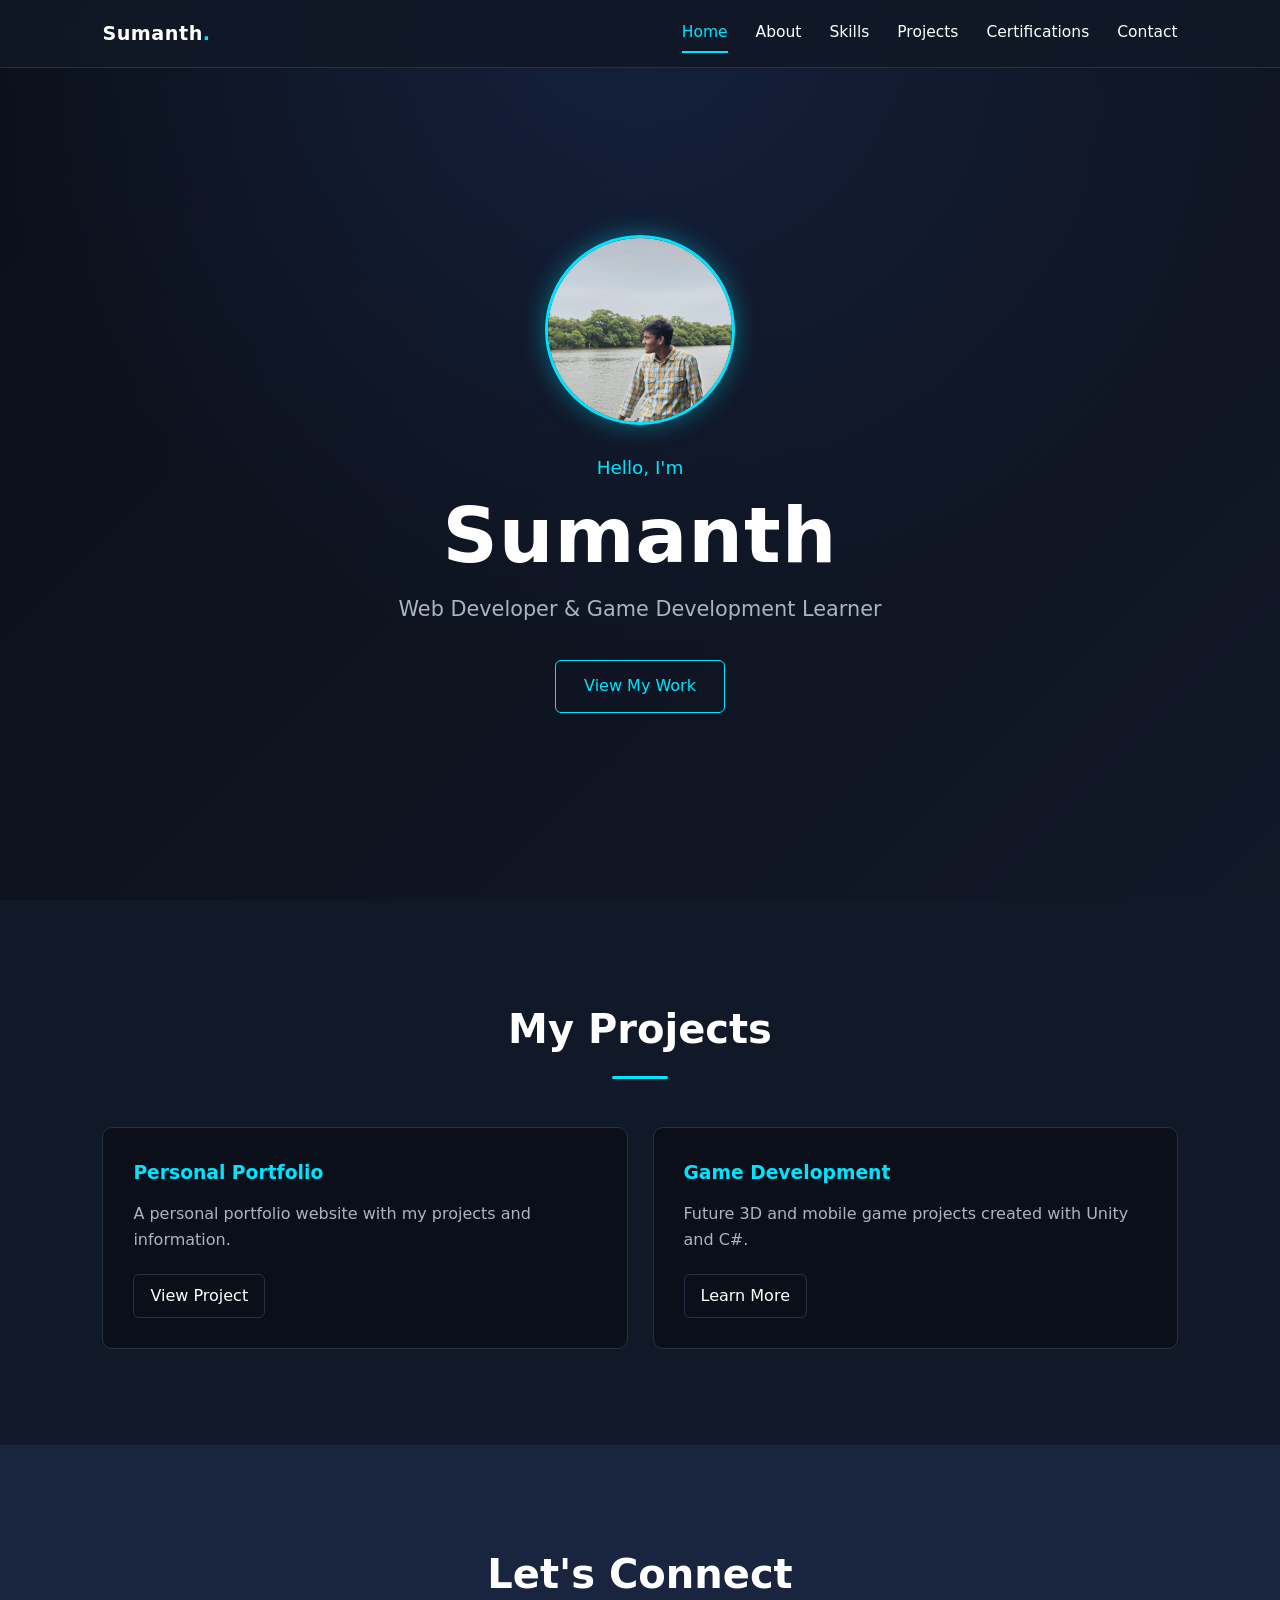
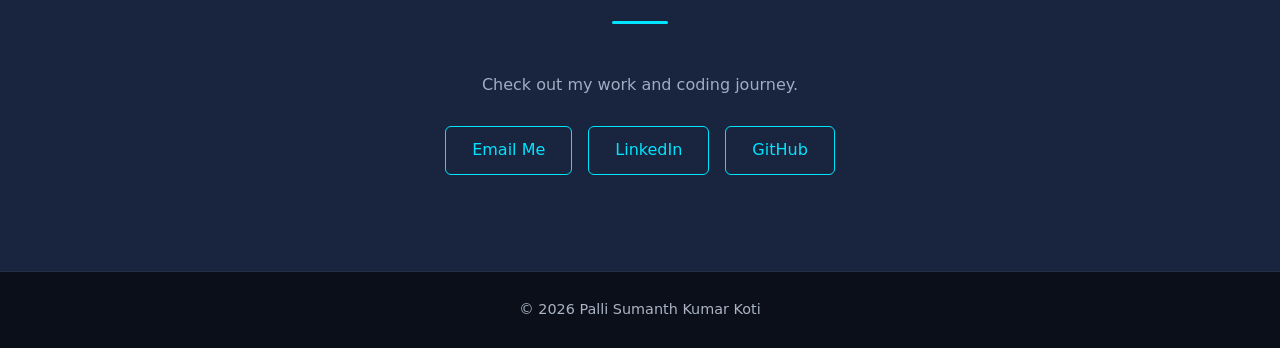
<file: index.html>
<!DOCTYPE html>
<html lang="en">

<head>
    <meta charset="UTF-8">
    <meta name="viewport" content="width=device-width, initial-scale=1.0">
    <title>Sumanth</title>
    <link rel="stylesheet" href="style.css">
</head>

<body>

    <nav id="navbar" aria-label="Main navigation">
        <a class="brand" href="index.html">Sumanth<span>.</span></a>
        <button class="nav-toggle" aria-label="Toggle menu" aria-expanded="false">&#9776;</button>
        <div class="nav-links">
            <a href="index.html">Home</a>
            <a href="personal.html#about">About</a>
            <a href="personal.html#skills">Skills</a>
            <a href="index.html#projects">Projects</a>
            <a href="personal.html#certifications">Certifications</a>
            <a href="#contact">Contact</a>
        </div>
    </nav>

    <section id="welcome-section">
        <div class="profile-container">
            <img src="Photos/Photo1.jpeg" alt="Sumanth" class="profile-pic">
        </div>
        <div class="welcome-content">
            <p class="intro">Hello, I'm</p>
            <h1>Sumanth</h1>
            <p class="subtitle">Web Developer &amp; Game Development Learner</p>
            <a class="button" href="#projects">View My Work</a>
        </div>
    </section>

    <section id="projects">
        <h2>My Projects</h2>
        <div class="project-grid">

            <div class="project-tile">
                <h3>Personal Portfolio</h3>
                <p>A personal portfolio website with my projects and information.</p>
                <a href="personal.html">View Project</a>
            </div>
<!--
            <div class="project-tile">
                <h3>Web Development Practice</h3>
                <p>A collection of projects created while learning front-end development.</p>
                <a href="#projects">View Project</a>
            </div>
-->
            <div class="project-tile">
                <h3>Game Development</h3>
                <p>Future 3D and mobile game projects created with Unity and C#.</p>
                <a href="game_dev.html">Learn More</a>
            </div>

        </div>
    </section>

    <section id="contact">
        <h2>Let's Connect</h2>
        <p>Check out my work and coding journey.</p>
        <div class="contact-links">
            <a href="mailto:pallisumanthkumarkoti@gmail.com">Email Me</a>
            <a href="https://www.linkedin.com/in/sumanthkumarkoti/" target="_blank" rel="noopener">LinkedIn</a>
            <a href="https://github.com/sumanthkumarkoti/" target="_blank" rel="noopener">GitHub</a>
        </div>
    </section>
    <footer>
        <p>&copy; 2026 Palli Sumanth Kumar Koti</p>
    </footer>
    <script src="script.js"></script>

</body>

</html>
</file>
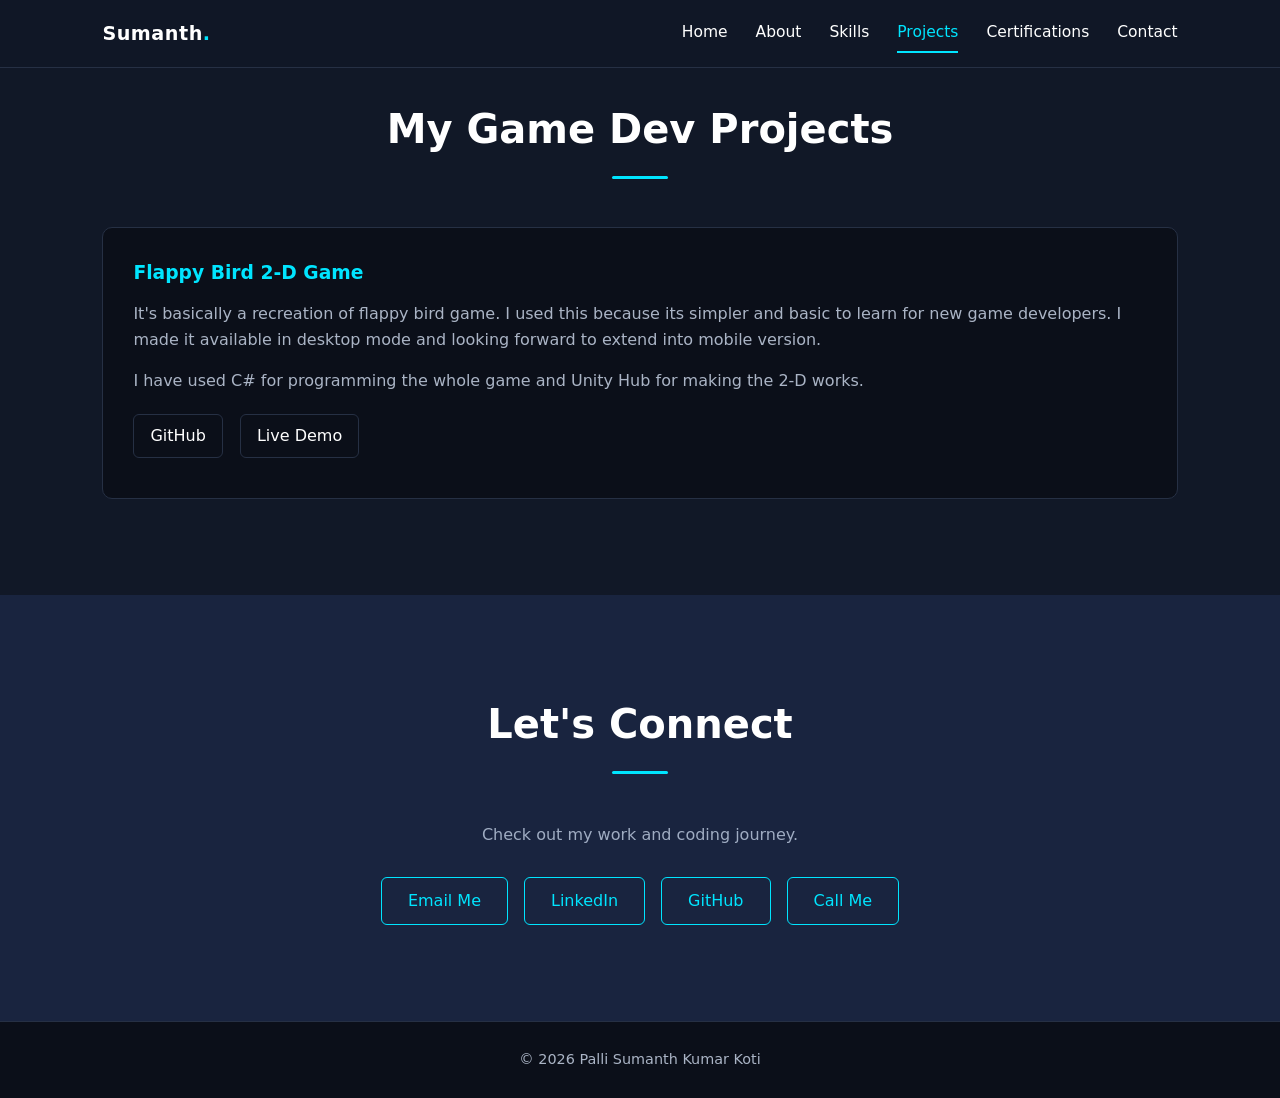
<file: game_dev.html>
<!DOCTYPE html>
<html lang="en">

<head>
    <meta charset="UTF-8">
    <meta name="viewport" content="width=device-width, initial-scale=1.0">
    <title>Sumanth's Game Portfolio</title>
    <link rel="stylesheet" href="style.css">
</head>

<body>

    <nav id="navbar" aria-label="Main navigation">
        <a class="brand" href="index.html">Sumanth<span>.</span></a>
        <button class="nav-toggle" aria-label="Toggle menu" aria-expanded="false">&#9776;</button>
        <div class="nav-links">
            <a href="index.html">Home</a>
            <a href="personal.html#about">About</a>
            <a href="personal.html#skills">Skills</a>
            <a href="index.html#projects">Projects</a>
            <a href="personal.html#certifications">Certifications</a>
            <a href="#contact">Contact</a>
        </div>
    </nav>

    <section id="projects">
        <h2>My Game Dev Projects</h2>
        <div class="project-grid">

            <!-- PROJECT 1 -->
            <div class="project-tile">
                <h3>Flappy Bird 2-D Game</h3>
                <p>
                    It's basically a recreation of flappy bird game. I used this because its simpler and basic to learn for new game developers.
                    I made it available in desktop mode and looking forward to extend into mobile version.
                </p>
                <p>I have used C# for programming the whole game and Unity Hub for making the 2-D works.</p>
                <a href="https://github.com/sumanthkumarkoti/Flappy_Bird_Unity" target="_blank" rel="noopener">GitHub</a>
                <a href="https://sumanthkoti.itch.io/flappy-bird" target="_blank" rel="noopener">Live Demo</a>
            </div>

            <!-- PROJECT 2 -->

            <!-- PROJECT 3 -->

        </div>
    </section>

    <section id="contact">
        <h2>Let's Connect</h2>
        <p>Check out my work and coding journey.</p>
        <div class="contact-links">
            <a href="mailto:pallisumanthkumarkoti@gmail.com">Email Me</a>
            <a href="https://www.linkedin.com/in/sumanthkumarkoti/" target="_blank" rel="noopener">LinkedIn</a>
            <a href="https://github.com/sumanthkumarkoti/" target="_blank" rel="noopener">GitHub</a>
            <a href="tel:+919848239269">Call Me</a>
        </div>
    </section>
    <footer>
        <p>&copy; 2026 Palli Sumanth Kumar Koti</p>
    </footer>
    <script src="script.js"></script>

</body>

</html>
</file>
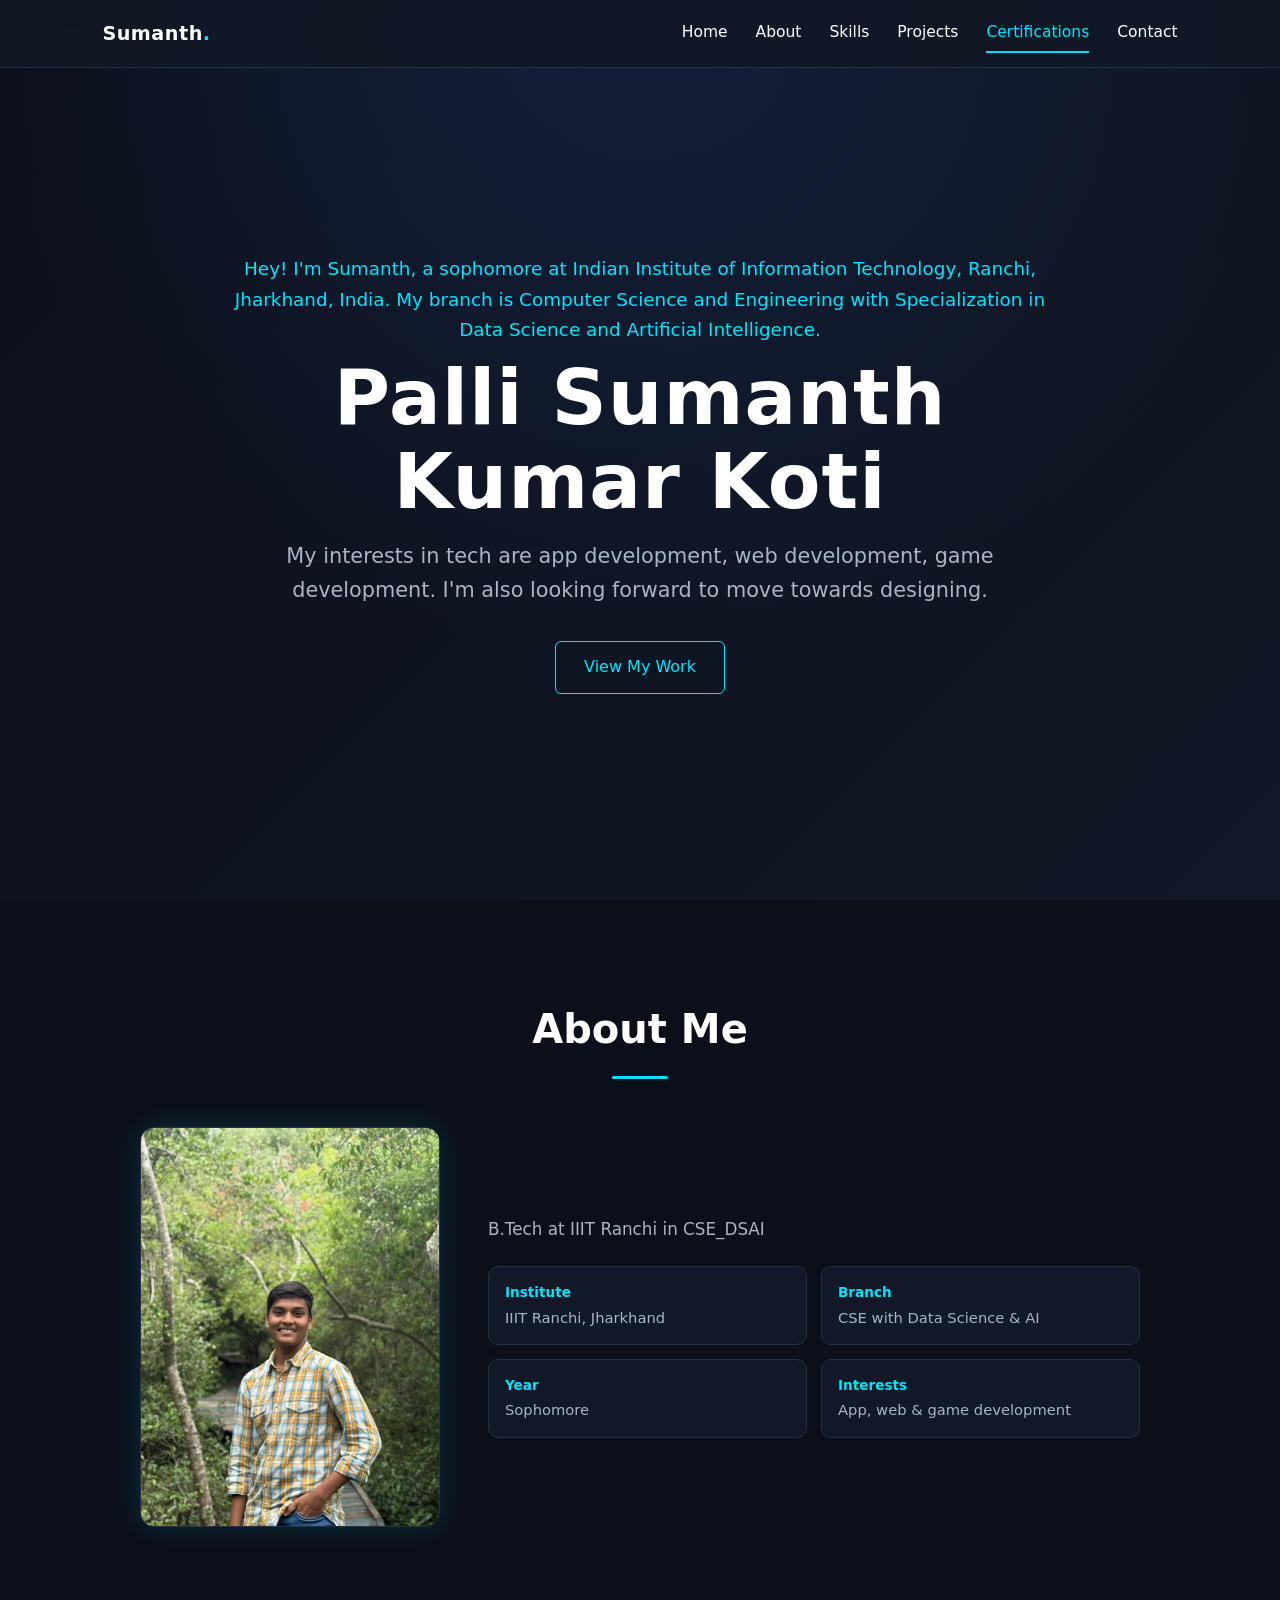
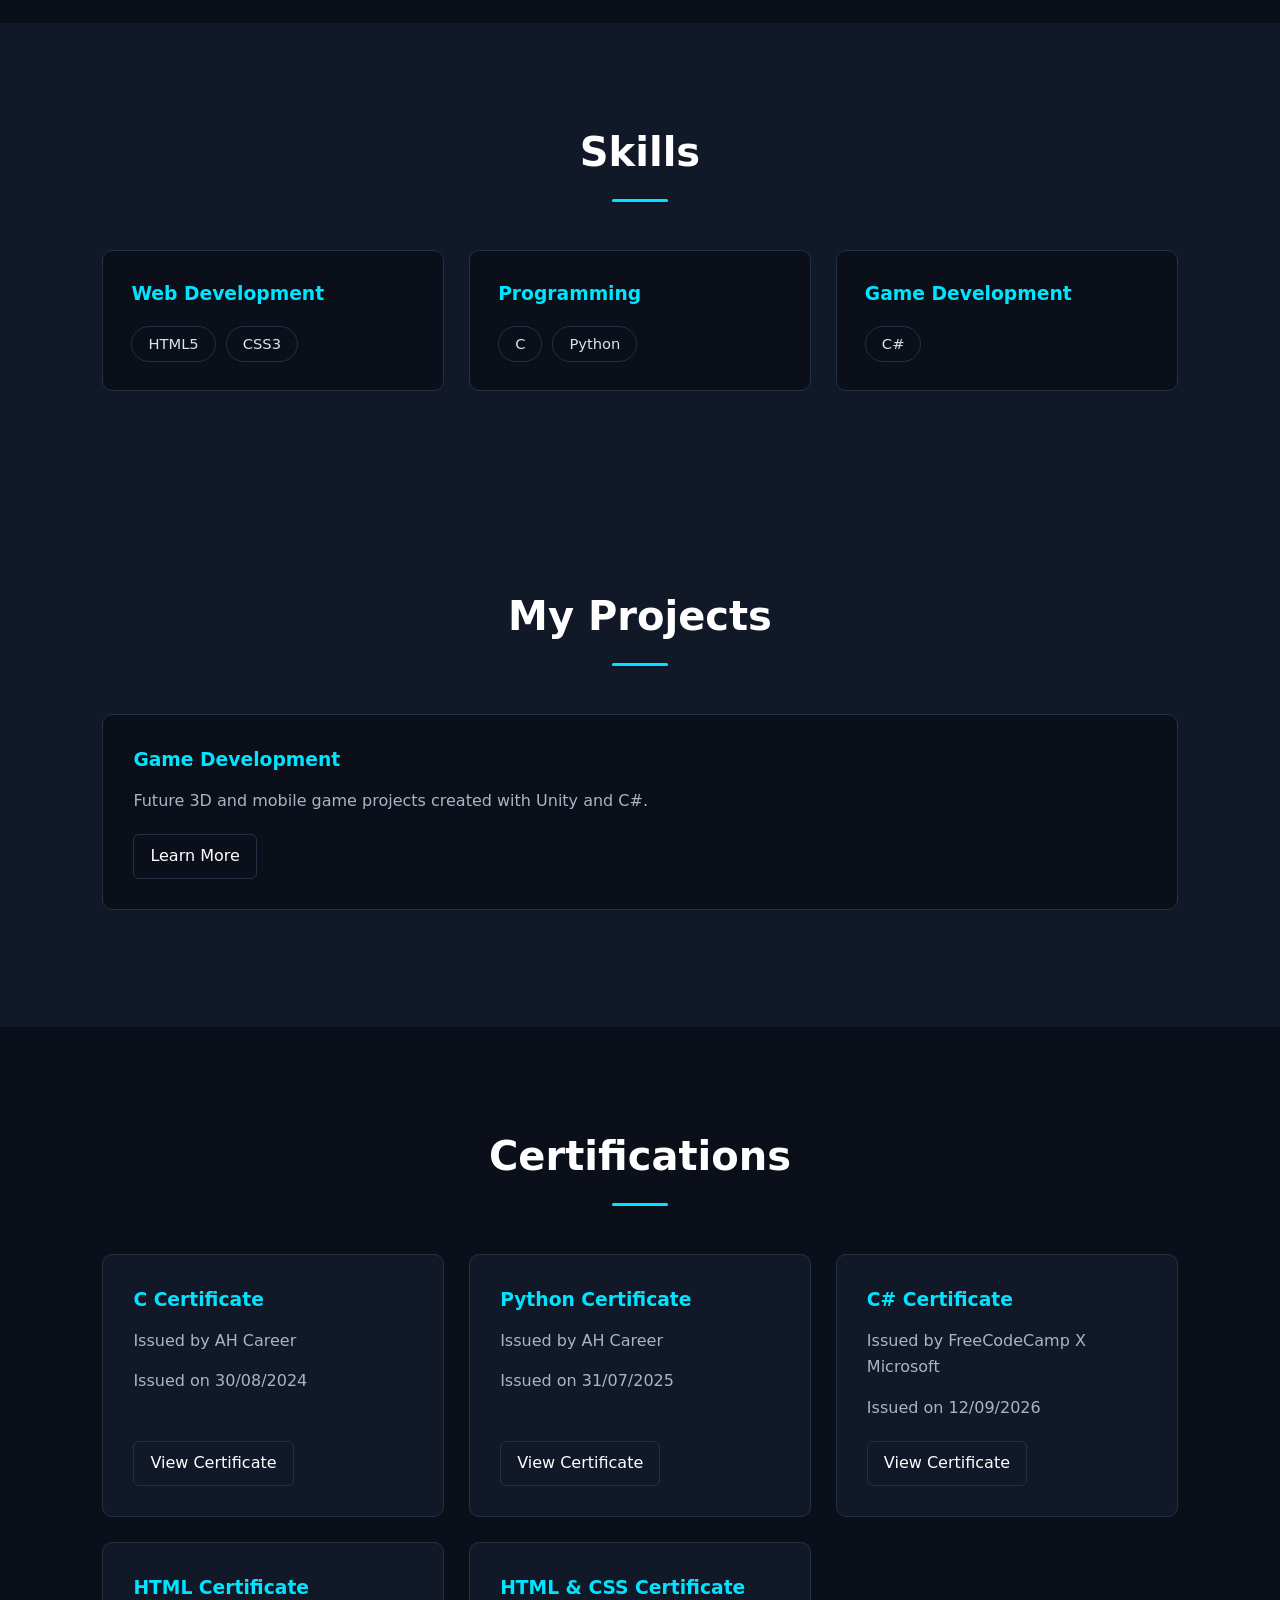
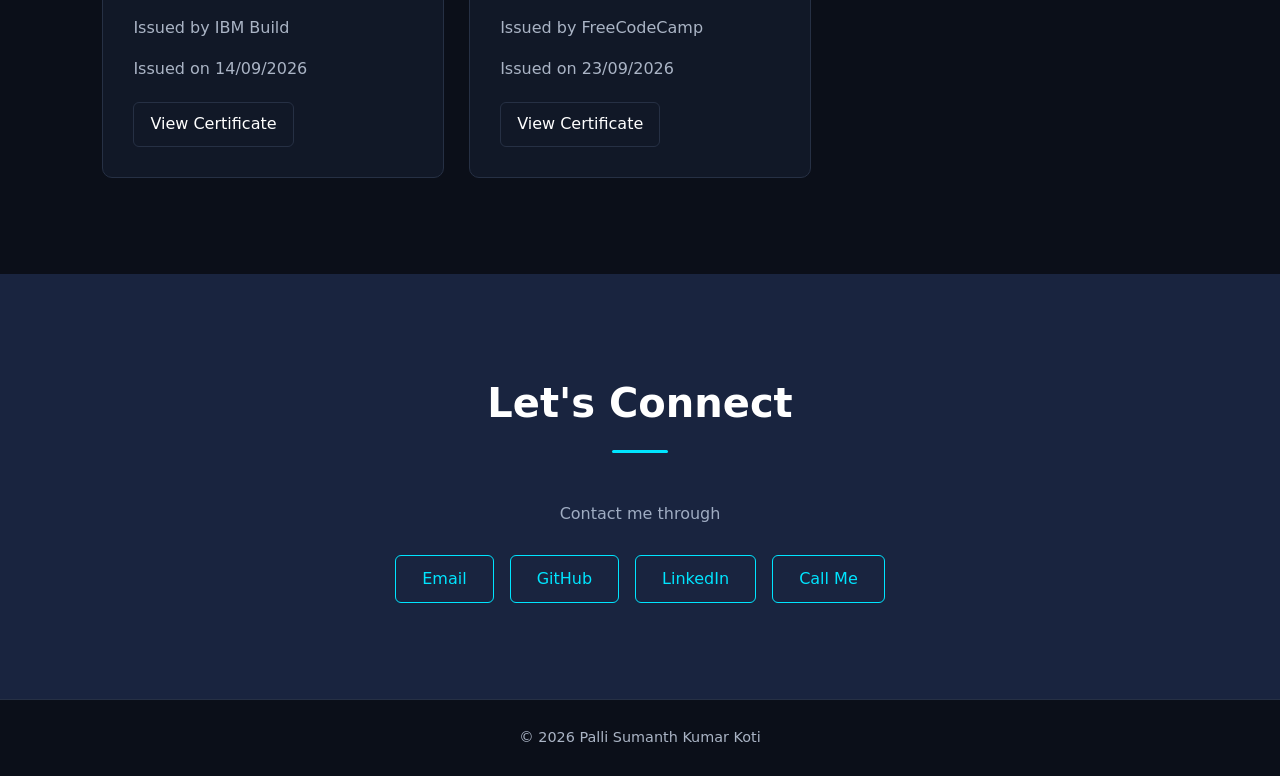
<file: personal.html>
<!DOCTYPE html>
<html lang="en">

<head>
    <meta charset="UTF-8">
    <meta name="viewport" content="width=device-width, initial-scale=1.0">
    <title>Sumanth's Portfolio</title>
    <link rel="stylesheet" href="style.css">
</head>

<body>

    <nav id="navbar" aria-label="Main navigation">
        <a class="brand" href="index.html">Sumanth<span>.</span></a>
        <button class="nav-toggle" aria-label="Toggle menu" aria-expanded="false">&#9776;</button>
        <div class="nav-links">
            <a href="index.html">Home</a>
            <a href="personal.html#about">About</a>
            <a href="personal.html#skills">Skills</a>
            <a href="index.html#projects">Projects</a>
            <a href="personal.html#certifications">Certifications</a>
            <a href="#contact">Contact</a>
        </div>
    </nav>

    <section id="welcome-section">
        <div class="welcome-content">
            <p class="intro">
                Hey! I'm Sumanth, a sophomore at Indian Institute of Information Technology, Ranchi, Jharkhand, India.
                My branch is Computer Science and Engineering with Specialization in Data Science and Artificial Intelligence.
            </p>
            <h1>Palli Sumanth Kumar Koti</h1>
            <p class="subtitle">
                My interests in tech are app development, web development, game development.
                I'm also looking forward to move towards designing.
            </p>
            <a class="button" href="#projects">View My Work</a>
        </div>
    </section>

    <section id="about">
        <h2>About Me</h2>
        <div class="about-wrap">
            <img class="about-photo" src="Photos/Photo2.jpeg" alt="Sumanth by the water">
            <div class="about-content">
                <!-- Write about yourself -->
                <p>B.Tech at IIIT Ranchi in CSE_DSAI</p>
                <ul class="about-facts">
                    <li><b>Institute</b>IIIT Ranchi, Jharkhand</li>
                    <li><b>Branch</b>CSE with Data Science &amp; AI</li>
                    <li><b>Year</b>Sophomore</li>
                    <li><b>Interests</b>App, web &amp; game development</li>
                </ul>
            </div>
        </div>
    </section>

    <section id="skills">
        <h2>Skills</h2>
        <div class="skills-container">
            <div class="skill-category">
                <h3>Web Development</h3>
                <ul><li>HTML5</li><li>CSS3</li></ul>
            </div>
            <div class="skill-category">
                <h3>Programming</h3>
                <ul><li>C</li><li>Python</li></ul>
            </div>
            <div class="skill-category">
                <h3>Game Development</h3>
                <ul><li>C#</li></ul>
            </div>
        </div>
    </section>

    <section id="projects">
        <h2>My Projects</h2>
        <div class="project-grid">
            <div class="project-tile">
                <h3>Game Development</h3>
                <p>Future 3D and mobile game projects created with Unity and C#.</p>
                <a href="game_dev.html">Learn More</a>
            </div>
        </div>
    </section>

    <section id="certifications">
        <h2>Certifications</h2>
        <div class="project-grid">
            <div class="project-tile">
                <h3>C Certificate</h3>
                <p>Issued by AH Career</p>
                <p>Issued on 30/08/2024</p>
                <a href="Certificates/C_Certificate.pdf" target="_blank" rel="noopener">View Certificate</a>
            </div>
            <div class="project-tile">
                <h3>Python Certificate</h3>
                <p>Issued by AH Career</p>
                <p>Issued on 31/07/2025</p>
                <a href="Certificates/Python_Certificate.pdf" target="_blank" rel="noopener">View Certificate</a>
            </div>
            <div class="project-tile">
                <h3>C# Certificate</h3>
                <p>Issued by FreeCodeCamp X Microsoft</p>
                <p>Issued on 12/09/2026</p>
                <a href="Certificates/CSharp_Certificate.pdf" target="_blank" rel="noopener">View Certificate</a>
            </div>
            <div class="project-tile">
                <h3>HTML Certificate</h3>
                <p>Issued by IBM Build</p>
                <p>Issued on 14/09/2026</p>
                <a href="Certificates/HTML_Certificate.pdf" target="_blank" rel="noopener">View Certificate</a>
            </div>
            <div class="project-tile">
                <h3>HTML &amp; CSS Certificate</h3>
                <p>Issued by FreeCodeCamp</p>
                <p>Issued on 23/09/2026</p>
                <a href="Certificates/HTML_CSS_Certificate.pdf" target="_blank" rel="noopener">View Certificate</a>
            </div>
        </div>
    </section>

    <section id="contact">
        <h2>Let's Connect</h2>
        <p>Contact me through</p>
        <div class="contact-links">
            <a href="mailto:pallisumanthkumarkoti@gmail.com">Email</a>
            <a href="https://github.com/sumanthkumarkoti" target="_blank" rel="noopener">GitHub</a>
            <a href="https://www.linkedin.com/in/sumanthkumarkoti/" target="_blank" rel="noopener">LinkedIn</a>
            <a href="tel:+919848239269">Call Me</a>
        </div>
    </section>

    <footer>
        <p>&copy; 2026 Palli Sumanth Kumar Koti</p>
    </footer>
    <script src="script.js"></script>

</body>

</html>
</file>
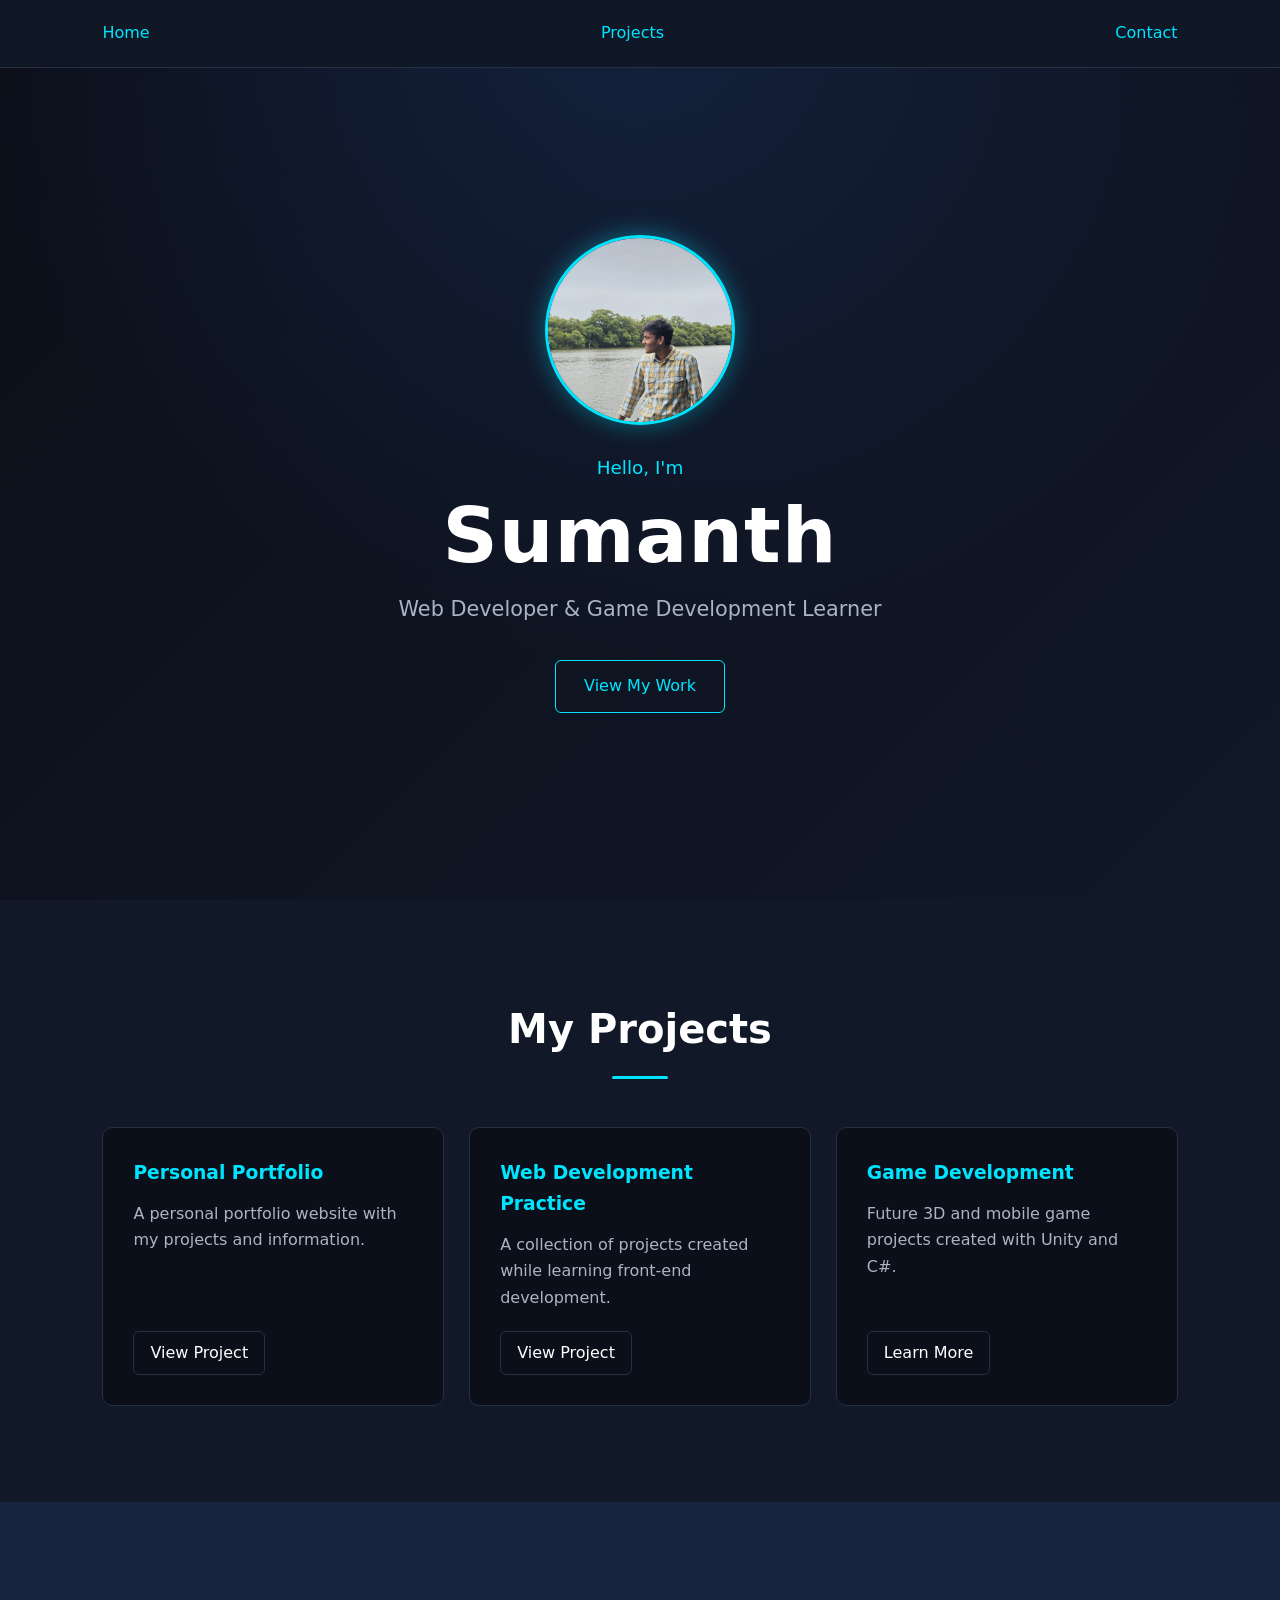
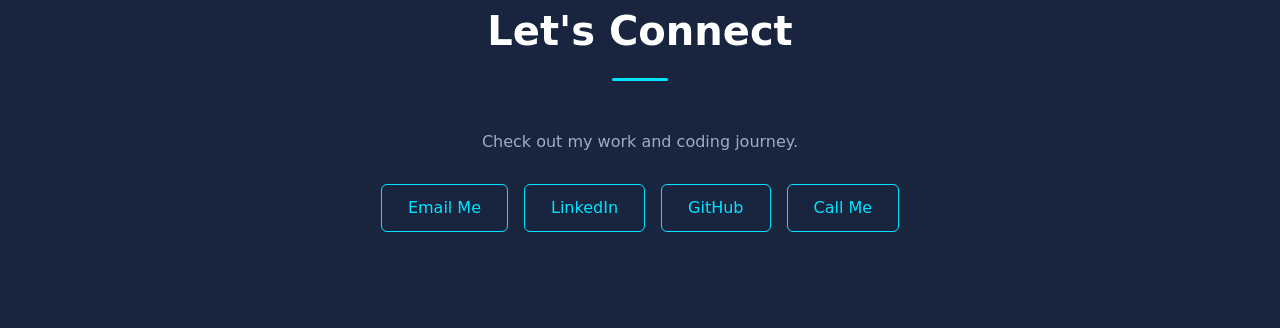
<file: portofolio.html>
<!DOCTYPE html>
<html lang="en">

<head>
    <meta charset="UTF-8">
    <meta name="viewport" content="width=device-width, initial-scale=1.0">
    <title>Sumanth</title>
    <link rel="stylesheet" href="style.css">
</head>

<body>
    
    <nav id="navbar">
        <a href="#welcome-section">Home</a>
        <a href="#projects">Projects</a>
        <a href="#contact">Contact</a>
    </nav>
    <section id="welcome-section">
        
        <div class="profile-container">
            <img src="Photos/Photo1.jpeg"
                alt="Sumanth"
                class="profile-pic">
        </div>
        <div class="welcome-content">
            <p class="intro">Hello, I'm</p>
            <h1>Sumanth</h1>
            <p class="subtitle">Web Developer &amp; Game Development Learner</p>
            <a class="button" href="#projects">View My Work</a>
        </div>
    </section>

    <section id="projects">
        <h2>My Projects</h2>

        <div class="project-grid">

        <div class="project-tile">
            <h3>Personal Portfolio</h3>
            <p>A personal portfolio website with my projects and information.</p>
            <a href="personal.html" target="_blank">View Project</a>
        </div>

        <div class="project-tile">
            <h3>Web Development Practice</h3>
            <p>A collection of projects created while learning front-end development.</p>
            <a href="#projects">View Project</a>
        </div>

        <div class="project-tile">
            <h3>Game Development</h3>
            <p>Future 3D and mobile game projects created with Unity and C#.</p>
            <a href="game_dev.html" target="_blank">Learn More</a>
        </div>

        </div>
    </section>
  
    <section id="contact">
        <h2>Let's Connect</h2>
        <p>Check out my work and coding journey.</p>

        <div class="contact-links">
        <a href="mailto:pallisumanthkumarkoti@gmail.com">Email Me</a>

        <a href="https://www.linkedin.com/in/sumanthkumarkoti/"
           target="_blank">
            LinkedIn
        </a>

        <a href="https://github.com/sumanthkumarkoti/"
           target="_blank">
            GitHub
        </a>
        <a href="tel:+919848239269">Call Me</a>
    </div>
    </section>


</body>

</html>
</file>
<file: style.css>
:root{--bg:#0b0f19;--bg2:#111827;--bg3:#19243f;--line:#263044;--accent:#00e5ff;--text:#fff;--muted:#aab4c5;--nav:68px}
*{box-sizing:border-box;margin:0;padding:0}
html{scroll-behavior:smooth;scroll-padding-top:var(--nav)}
body{font-family:system-ui,-apple-system,"Segoe UI",Roboto,Arial,sans-serif;background:var(--bg);color:var(--text);line-height:1.65;animation:fade .5s ease both}
@keyframes fade{from{opacity:0}to{opacity:1}}
img{max-width:100%;display:block}
a{color:var(--accent);text-decoration:none;transition:color .25s}
a:hover{color:#fff}
:focus-visible{outline:2px solid var(--accent);outline-offset:3px;border-radius:4px}

/* Navbar */
#navbar{position:fixed;top:0;left:0;width:100%;height:var(--nav);background:rgba(17,24,39,.92);backdrop-filter:blur(10px);border-bottom:1px solid var(--line);z-index:1000;display:flex;align-items:center;justify-content:space-between;padding:0 8%}
.brand{font-weight:700;font-size:1.2rem;color:#fff;letter-spacing:.5px}
.brand span{color:var(--accent)}
.nav-links{display:flex;gap:28px}
.nav-links a{color:#fff;font-size:.97rem;padding:6px 0;border-bottom:2px solid transparent}
.nav-links a:hover,.nav-links a.active{color:var(--accent);border-color:var(--accent)}
.nav-toggle{display:none;background:none;border:1px solid var(--line);color:#fff;font-size:1.4rem;line-height:1;padding:6px 12px;border-radius:6px;cursor:pointer}

/* Hero */
#welcome-section{min-height:100vh;display:flex;flex-direction:column;justify-content:center;align-items:center;text-align:center;gap:28px;padding:calc(var(--nav) + 40px) 8% 60px;background:radial-gradient(circle at 50% 0,#14213d,transparent 60%),linear-gradient(135deg,#0b0f19,#111827)}
.profile-pic{width:190px;height:190px;object-fit:cover;border-radius:50%;border:3px solid var(--accent);box-shadow:0 0 24px rgba(0,229,255,.4);transition:transform .3s,box-shadow .3s}
.profile-pic:hover{transform:scale(1.05);box-shadow:0 0 34px rgba(0,229,255,.7)}
.welcome-content{max-width:820px}
.intro{color:var(--accent);font-size:1.15rem;margin-bottom:10px}
#welcome-section h1{font-size:clamp(2.6rem,7vw,4.8rem);line-height:1.1;margin-bottom:14px;letter-spacing:1px}
.subtitle{color:var(--muted);font-size:clamp(1rem,2.2vw,1.3rem);margin-bottom:34px}
.button{display:inline-block;padding:12px 28px;border:1px solid var(--accent);border-radius:6px;color:var(--accent);transition:all .3s}
.button:hover{background:var(--accent);color:var(--bg);transform:translateY(-4px);box-shadow:0 8px 20px rgba(0,229,255,.35)}

/* Sections */
section:not(#welcome-section){padding:96px 8%;text-align:center}
section h2{font-size:clamp(1.8rem,4vw,2.5rem);margin-bottom:48px}
section h2::after{content:"";display:block;width:56px;height:3px;background:var(--accent);margin:14px auto 0;border-radius:2px}
#about,#certifications{background:var(--bg)}
#skills,#projects{background:var(--bg2)}
#projects{min-height:60vh}
#contact{background:var(--bg3)}
#contact p{color:#9facc2;margin-bottom:28px}

/* About */
.about-wrap{max-width:1000px;margin:0 auto;display:grid;grid-template-columns:300px 1fr;gap:48px;align-items:center;text-align:left}
.about-photo{width:100%;aspect-ratio:3/4;object-fit:cover;object-position:center 35%;border-radius:14px;border:1px solid var(--line);box-shadow:0 0 30px rgba(0,229,255,.15)}
.about-content p{color:var(--muted);margin-bottom:22px;font-size:1.05rem}
.about-facts{display:grid;grid-template-columns:1fr 1fr;gap:14px;list-style:none}
.about-facts li{background:var(--bg2);border:1px solid var(--line);border-radius:10px;padding:14px 16px;color:var(--muted);font-size:.92rem}
.about-facts b{display:block;color:var(--accent);font-size:.85rem;margin-bottom:2px}

/* Skills */
.skills-container{max-width:1100px;margin:0 auto;display:grid;grid-template-columns:repeat(auto-fit,minmax(250px,1fr));gap:25px}
.skill-category{background:var(--bg);border:1px solid var(--line);border-radius:10px;padding:28px;text-align:left}
.skill-category h3{color:var(--accent);margin-bottom:16px}
.skill-category ul{list-style:none;display:flex;flex-wrap:wrap;gap:10px}
.skill-category li{border:1px solid var(--line);border-radius:999px;padding:5px 16px;font-size:.92rem;color:#dbe3f0}

/* Tiles */
.project-grid{max-width:1100px;margin:0 auto;display:grid;grid-template-columns:repeat(auto-fit,minmax(260px,1fr));gap:25px}
.project-tile{background:var(--bg);border:1px solid var(--line);border-radius:10px;padding:30px;text-align:left;display:flex;flex-direction:column;align-items:flex-start;transition:transform .3s,border-color .3s}
#certifications .project-tile{background:var(--bg2)}
.project-tile:hover{transform:translateY(-8px);border-color:var(--accent)}
.project-tile h3{color:var(--accent);margin-bottom:12px}
.project-tile p{color:var(--muted);margin-bottom:14px}
.project-tile p:last-of-type{margin-bottom:20px}
.project-tile a{display:inline-block;color:#fff;padding:8px 16px;border:1px solid var(--line);border-radius:6px;margin:auto 12px 0 0;transition:all .3s}
.project-tile p+a{margin-top:auto}
.project-tile a:hover{color:var(--bg);background:var(--accent);border-color:var(--accent);transform:translateY(-3px);box-shadow:0 5px 15px rgba(0,229,255,.3)}
.project-tile:has(a+a){display:block}
.project-tile:has(a+a) a{margin:0 12px 10px 0}

/* Contact */
.contact-links{display:flex;justify-content:center;flex-wrap:wrap;gap:16px}
.contact-links a{border:1px solid var(--accent);padding:10px 26px;border-radius:6px;transition:all .3s}
.contact-links a:hover{background:var(--accent);color:var(--bg);transform:translateY(-4px);box-shadow:0 8px 20px rgba(0,229,255,.35)}

footer{background:var(--bg);border-top:1px solid var(--line);text-align:center;padding:26px 8%;color:var(--muted);font-size:.9rem}

@media (max-width:900px){.about-wrap{grid-template-columns:1fr;gap:30px}.about-photo{max-width:320px;margin:0 auto;aspect-ratio:1}.nav-links{gap:18px}}
@media (max-width:768px){
 #navbar{padding:0 5%}
 .nav-toggle{display:block}
 .nav-links{position:absolute;top:var(--nav);left:0;right:0;background:var(--bg2);border-bottom:1px solid var(--line);flex-direction:column;gap:0;padding:8px 5% 14px;display:none}
 .nav-links.open{display:flex}
 .nav-links a{padding:12px 0;border-bottom:1px solid var(--line)}
 section:not(#welcome-section){padding:72px 6%}
 .profile-pic{width:150px;height:150px}
 .about-facts{grid-template-columns:1fr}
}
@media (prefers-reduced-motion:reduce){*{animation:none!important;transition:none!important;scroll-behavior:auto!important}}
</file>
